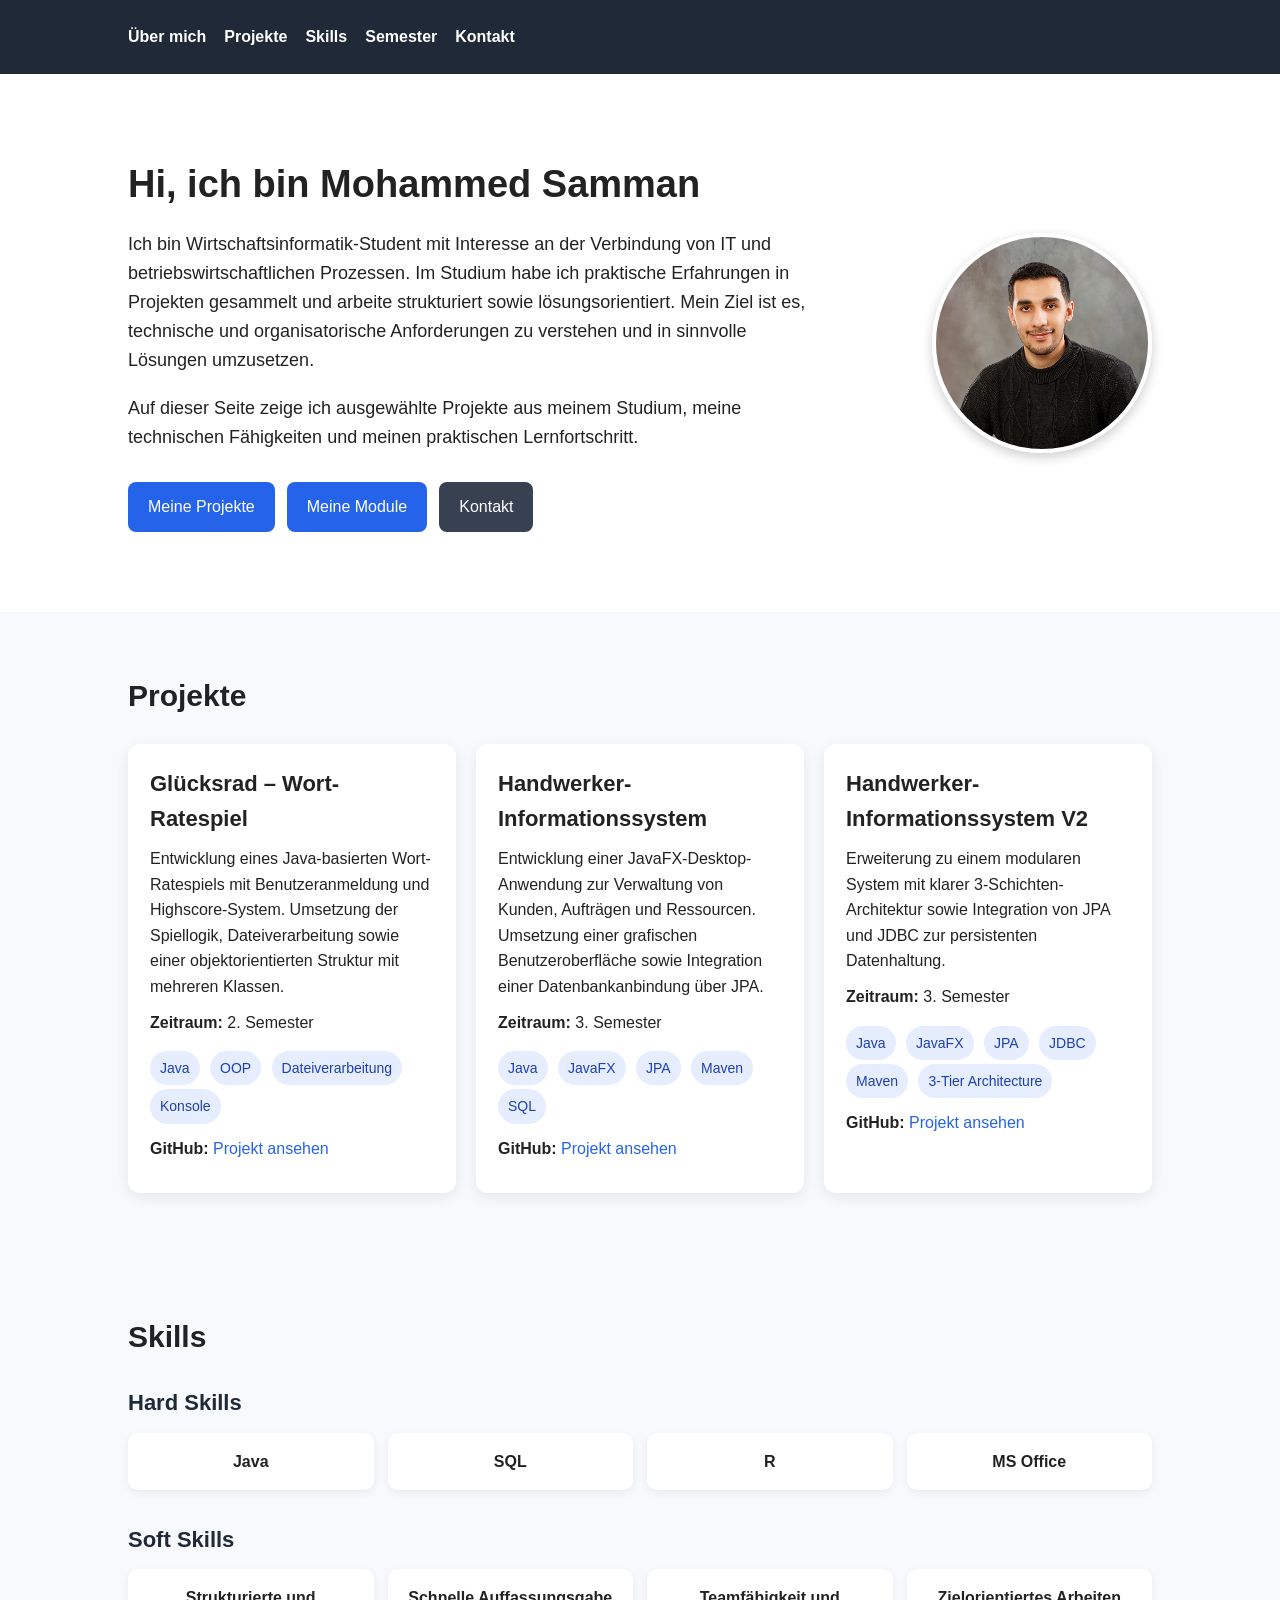
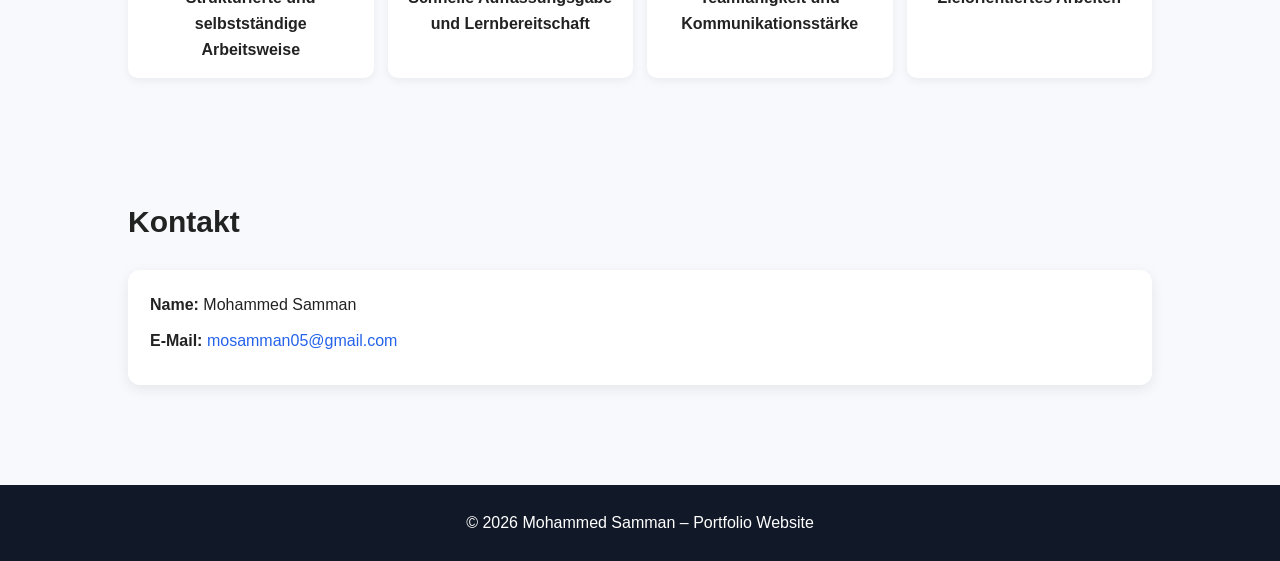
<file: index.html>
<!DOCTYPE html>
<html lang="de">
<head>
  <meta charset="UTF-8" />
  <meta name="viewport" content="width=device-width, initial-scale=1.0" />
  <title>Mohammed Samman | Portfolio</title>
  <link rel="stylesheet" href="style.css" />
</head>

<body>

  <header>
    <nav class="navbar">
      <ul class="nav-links">
        <li><a href="#about">Über mich</a></li>
        <li><a href="#projects">Projekte</a></li>
        <li><a href="#skills">Skills</a></li>
         <li><a href="modules.html">Semester</a></li>
        <li><a href="#contact">Kontakt</a></li>
      </ul>
    </nav>
  </header>

  <main>

    <!-- HERO -->
    <section class="hero" id="about">
      <div class="hero-container">
        
        <div class="hero-text">
          <h2>Hi, ich bin Mohammed Samman</h2>
          
          <p>
            Ich bin Wirtschaftsinformatik-Student mit Interesse an der Verbindung von 
            IT und betriebswirtschaftlichen Prozessen. Im Studium habe ich praktische 
            Erfahrungen in Projekten gesammelt und arbeite strukturiert sowie lösungsorientiert.
            Mein Ziel ist es, technische und organisatorische Anforderungen zu verstehen 
            und in sinnvolle Lösungen umzusetzen.
          </p>

          <p>
            Auf dieser Seite zeige ich ausgewählte Projekte aus meinem Studium,
            meine technischen Fähigkeiten und meinen praktischen Lernfortschritt.
          </p>

          <div class="hero-buttons">
            <a class="btn" href="#projects">Meine Projekte</a>
            <a class="btn" href="modules.html">Meine Module</a>
            <a class="btn btn-secondary" href="#contact">Kontakt</a>
          </div>
        </div>

        <div class="hero-image">
          <img src="profile.png" alt="Profilbild von Mohammed Samman" />
        </div>

      </div>
    </section>

    <!-- PROJEKTE -->
    <section id="projects">
      <h3 class="section-title">Projekte</h3>

      <div class="cards">

        <article class="card">
          <h4>Glücksrad – Wort-Ratespiel</h4>
          <p>
            Entwicklung eines Java-basierten Wort-Ratespiels mit Benutzeranmeldung 
            und Highscore-System. Umsetzung der Spiellogik, Dateiverarbeitung sowie 
            einer objektorientierten Struktur mit mehreren Klassen.
          </p>
          <p><strong>Zeitraum:</strong> 2. Semester</p>
          <div class="tags">
            <span class="tag">Java</span>
            <span class="tag">OOP</span>
            <span class="tag">Dateiverarbeitung</span>
            <span class="tag">Konsole</span>
          </div>
          <p>
            <strong>GitHub:</strong>
            <a href="https://github.com/sammanmohammed/oop2-gluecksrad-wortspiel" target="_blank">
              Projekt ansehen
            </a>
          </p>
        </article>

        <article class="card">
          <h4>Handwerker-Informationssystem</h4>
          <p>
            Entwicklung einer JavaFX-Desktop-Anwendung zur Verwaltung von Kunden, 
            Aufträgen und Ressourcen. Umsetzung einer grafischen Benutzeroberfläche 
            sowie Integration einer Datenbankanbindung über JPA.
          </p>
          <p><strong>Zeitraum:</strong> 3. Semester</p>
          <div class="tags">
            <span class="tag">Java</span>
            <span class="tag">JavaFX</span>
            <span class="tag">JPA</span>
            <span class="tag">Maven</span>
            <span class="tag">SQL</span>
          </div>
          <p>
            <strong>GitHub:</strong>
            <a href="https://github.com/sammanmohammed/handwerker-informationssystem" target="_blank">
              Projekt ansehen
            </a>
          </p>
        </article>

        <article class="card">
          <h4>Handwerker-Informationssystem V2</h4>
          <p>
            Erweiterung zu einem modularen System mit klarer 3-Schichten-Architektur 
            sowie Integration von JPA und JDBC zur persistenten Datenhaltung.
          </p>
          <p><strong>Zeitraum:</strong> 3. Semester</p>
          <div class="tags">
            <span class="tag">Java</span>
            <span class="tag">JavaFX</span>
            <span class="tag">JPA</span>
            <span class="tag">JDBC</span>
            <span class="tag">Maven</span>
            <span class="tag">3-Tier Architecture</span>
          </div>
          <p>
            <strong>GitHub:</strong>
            <a href="https://github.com/sammanmohammed/oop3-handwerker-informationssystem" target="_blank">
              Projekt ansehen
            </a>
          </p>
        </article>

      </div>
    </section>

    <!-- SKILLS -->
    <section id="skills">
      <h3 class="section-title">Skills</h3>

      <h4 class="skills-subtitle">Hard Skills</h4>
      <div class="skills-list">
        <div class="skill-box">Java</div>
        <div class="skill-box">SQL</div>
        <div class="skill-box">R</div>
         <div class="skill-box">MS Office</div>
      </div>

      <h4 class="skills-subtitle">Soft Skills</h4>
      <div class="skills-list">
        <div class="skill-box">Strukturierte und selbstständige Arbeitsweise</div>
        <div class="skill-box">Schnelle Auffassungsgabe und Lernbereitschaft</div>
        <div class="skill-box">Teamfähigkeit und Kommunikationsstärke</div>
        <div class="skill-box">Zielorientiertes Arbeiten</div>
      </div>
    </section>

    <!-- KONTAKT -->
    <section id="contact" class="contact">
      <h3 class="section-title">Kontakt</h3>

      <div class="card">
        <p><strong>Name:</strong> Mohammed Samman</p>
        <p>
          <strong>E-Mail:</strong>
          <a href="mailto:mosamman05@gmail.com">
            mosamman05@gmail.com
          </a>
        </p>
      </div>
    </section>

  </main>

  <footer>
    <p>© 2026 Mohammed Samman – Portfolio Website</p>
  </footer>

</body>
</html>
</file>
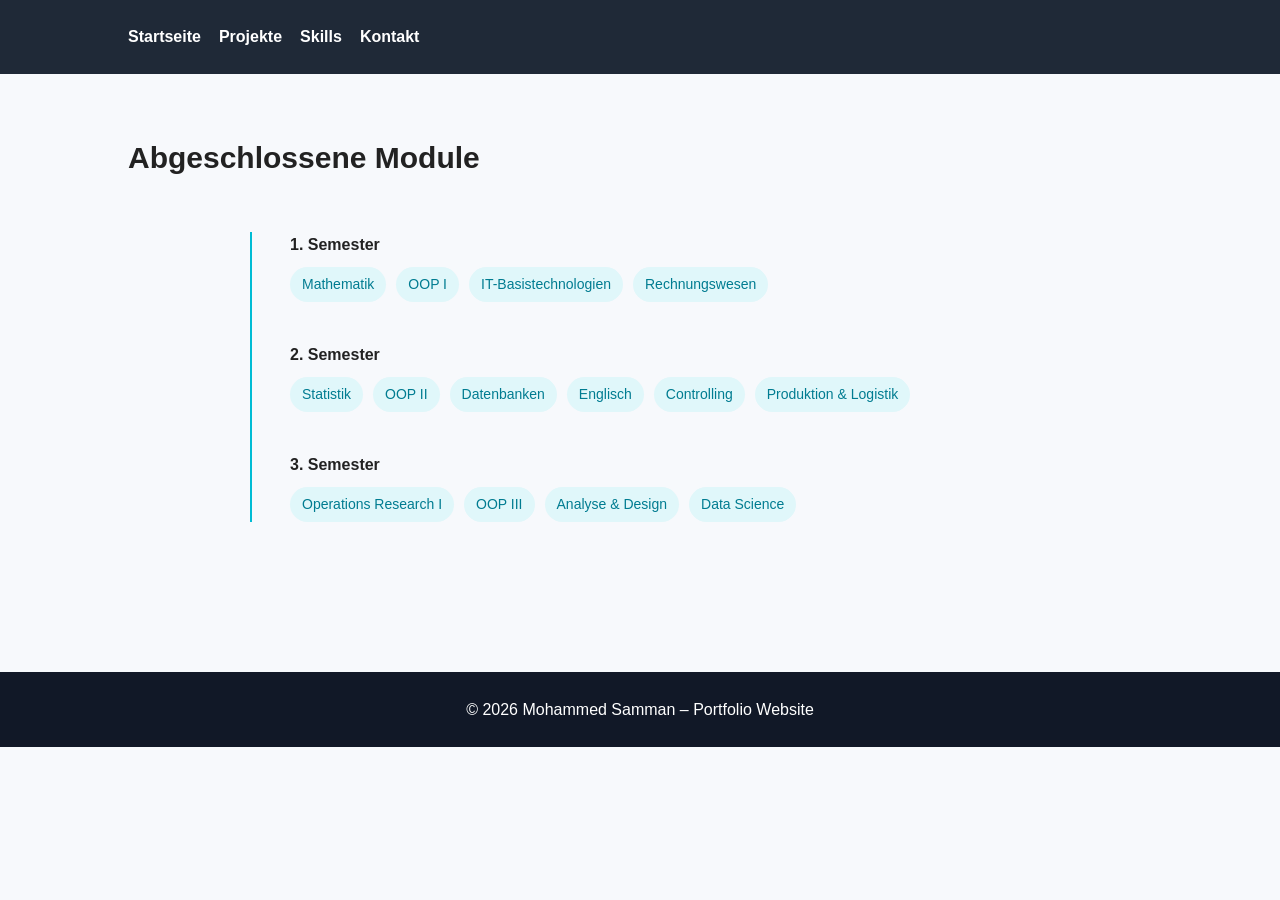
<file: modules.html>
<!DOCTYPE html>
<html lang="de">
<head>
  <meta charset="UTF-8">
  <meta name="viewport" content="width=device-width, initial-scale=1.0">
  <title>Module | Mohammed Samman</title>
  <link rel="stylesheet" href="style.css">
</head>

<body>

<header>
  <nav class="navbar">
    <ul class="nav-links">
      <li><a href="index.html">Startseite</a></li>
      <li><a href="index.html#projects">Projekte</a></li>
      <li><a href="index.html#skills">Skills</a></li>
      <li><a href="index.html#contact">Kontakt</a></li>
    </ul>
  </nav>
</header>

<main>
  <section class="modules">
    <h2 class="section-title">Abgeschlossene Module</h2>

    <div class="timeline">

      <!-- Semester 1 -->
      <div class="timeline-item">
        <div class="timeline-content">
          <h4>1. Semester</h4>
          <div class="module-tags">
            <span class="module-tag">Mathematik</span>
            <span class="module-tag">OOP I</span>
            <span class="module-tag">IT-Basistechnologien</span>
            <span class="module-tag">Rechnungswesen</span>
          </div>
        </div>
      </div>

      <!-- Semester 2 -->
      <div class="timeline-item">
        <div class="timeline-content">
          <h4>2. Semester</h4>
          <div class="module-tags">
            <span class="module-tag">Statistik</span>
            <span class="module-tag">OOP II</span>
            <span class="module-tag">Datenbanken</span>
            <span class="module-tag">Englisch</span>
            <span class="module-tag">Controlling</span>
            <span class="module-tag">Produktion & Logistik</span>
          </div>
        </div>
      </div>

      <!-- Semester 3 -->
      <div class="timeline-item">
        <div class="timeline-content">
          <h4>3. Semester</h4>
          <div class="module-tags">
            <span class="module-tag">Operations Research I</span>
            <span class="module-tag">OOP III</span>
            <span class="module-tag">Analyse & Design</span>
            <span class="module-tag">Data Science</span>
          </div>
        </div>
      </div>

    </div>
  </section>
</main>

<footer>
  <p>© 2026 Mohammed Samman – Portfolio Website</p>
</footer>

</body>
</html>
</file>
<file: style.css>
* {
  box-sizing: border-box;
  margin: 0;
  padding: 0;
  font-family: Arial, Helvetica, sans-serif;
}

img {
  max-width: 100%;
  height: auto;
}

body {
  line-height: 1.6;
  background: #f7f9fc;
  color: #222;
}

header {
  background: #1f2937;
  color: white;
  padding: 24px 10%;
  position: sticky;
  top: 0;
  z-index: 1000;
}

.navbar {
  display: flex;
  justify-content: space-between;
  align-items: center;
  gap: 20px;
  flex-wrap: wrap;
}

.logo {
  font-size: 24px;
}

.nav-links {
  list-style: none;
  display: flex;
  gap: 18px;
  flex-wrap: wrap;
}

.nav-links a {
  color: white;
  text-decoration: none;
  font-weight: bold;
}

.nav-links a:hover {
  text-decoration: underline;
}

section {
  padding: 60px 10%;
}

.hero {
  background: white;
  padding-top: 80px;
  padding-bottom: 80px;
}

.hero-container {
  display: flex;
  align-items: center;
  justify-content: space-between;
  gap: 40px;
  flex-wrap: wrap;
}

.hero-text {
  flex: 1 1 500px;
}

.hero-text h2 {
  font-size: 38px;
  margin-bottom: 16px;
}

.hero-text p {
  max-width: 700px;
  margin-bottom: 20px;
  font-size: 18px;
}

.hero-buttons {
  display: flex;
  gap: 12px;
  flex-wrap: wrap;
}

.hero-image {
  flex: 0 0 220px;
  display: flex;
  justify-content: center;
  align-items: center;
}

.hero-image img {
  width: 220px;
  height: 220px;
  object-fit: cover;
  object-position: center top;
  border-radius: 50%;
  display: block;
  border: 4px solid white;
  box-shadow: 0 4px 12px rgba(0, 0, 0, 0.2);
}

.btn {
  display: inline-block;
  background: #2563eb;
  color: white;
  padding: 12px 20px;
  border-radius: 8px;
  text-decoration: none;
  margin-top: 10px;
}

.btn:hover {
  background: #1d4ed8;
}

.btn-secondary {
  background: #374151;
}

.btn-secondary:hover {
  background: #1f2937;
}

.section-title {
  font-size: 30px;
  margin-bottom: 24px;
}

.cards {
  display: grid;
  grid-template-columns: repeat(auto-fit, minmax(280px, 1fr));
  gap: 20px;
}

.card {
  background: white;
  padding: 22px;
  border-radius: 12px;
  box-shadow: 0 4px 14px rgba(0, 0, 0, 0.08);
}

.card h4 {
  margin-bottom: 10px;
  font-size: 22px;
}

.card p {
  margin-bottom: 10px;
}

.card a {
  color: #2563eb;
  text-decoration: none;
}

.card a:hover {
  text-decoration: underline;
}

.tags {
  margin: 12px 0;
}

.tag {
  display: inline-block;
  background: #e5edff;
  color: #1e40af;
  padding: 6px 10px;
  border-radius: 20px;
  font-size: 14px;
  margin: 4px 6px 0 0;
}

/* SKILLS */
.skills-list {
  display: grid;
  grid-template-columns: repeat(auto-fit, minmax(180px, 1fr));
  gap: 14px;
}

.skill-box {
  background: white;
  padding: 16px;
  border-radius: 10px;
  box-shadow: 0 3px 10px rgba(0, 0, 0, 0.06);
  text-align: center;
  font-weight: bold;
}

.skills-subtitle {
  font-size: 22px;
  margin-bottom: 12px;
  color: #1f2937;
}

.skills-subtitle:not(:first-of-type) {
  margin-top: 32px;
}

/* KONTAKT */
.contact a {
  color: #2563eb;
  text-decoration: none;
}

.contact a:hover {
  text-decoration: underline;
}

footer {
  background: #111827;
  color: white;
  text-align: center;
  padding: 25px;
  margin-top: 40px;
}

/* MOBILE */
@media (max-width: 700px) {
  .hero-container {
    flex-direction: column-reverse;
    text-align: center;
  }

  .hero-text {
    flex: 1 1 100%;
  }

  .hero-text h2 {
    font-size: 30px;
  }

  .hero-text p {
    max-width: 100%;
  }

  .hero-buttons {
    justify-content: center;
  }

  .hero-image {
    flex: 0 0 auto;
  }

  .nav-links {
    justify-content: center;
  }
}

/* MODULES TIMELINE */
.timeline {
  position: relative;
  margin: 50px auto;
  padding-left: 30px;
  max-width: 800px;
}

.timeline::before {
  content: "";
  position: absolute;
  left: 10px;
  top: 0;
  width: 2px;
  height: 100%;
  background: #00bcd4;
}

.timeline-item {
  position: relative;
  margin-bottom: 40px;
  padding-left: 20px;
}

.timeline-dot {
  display: none;
}

.timeline-content h4 {
  margin-bottom: 10px;
}

.module-tags {
  display: flex;
  flex-wrap: wrap;
  gap: 10px;
}

.module-tag {
  background: #e0f7fa;
  color: #007c91;
  padding: 6px 12px;
  border-radius: 20px;
  font-size: 14px;
}
</file>
